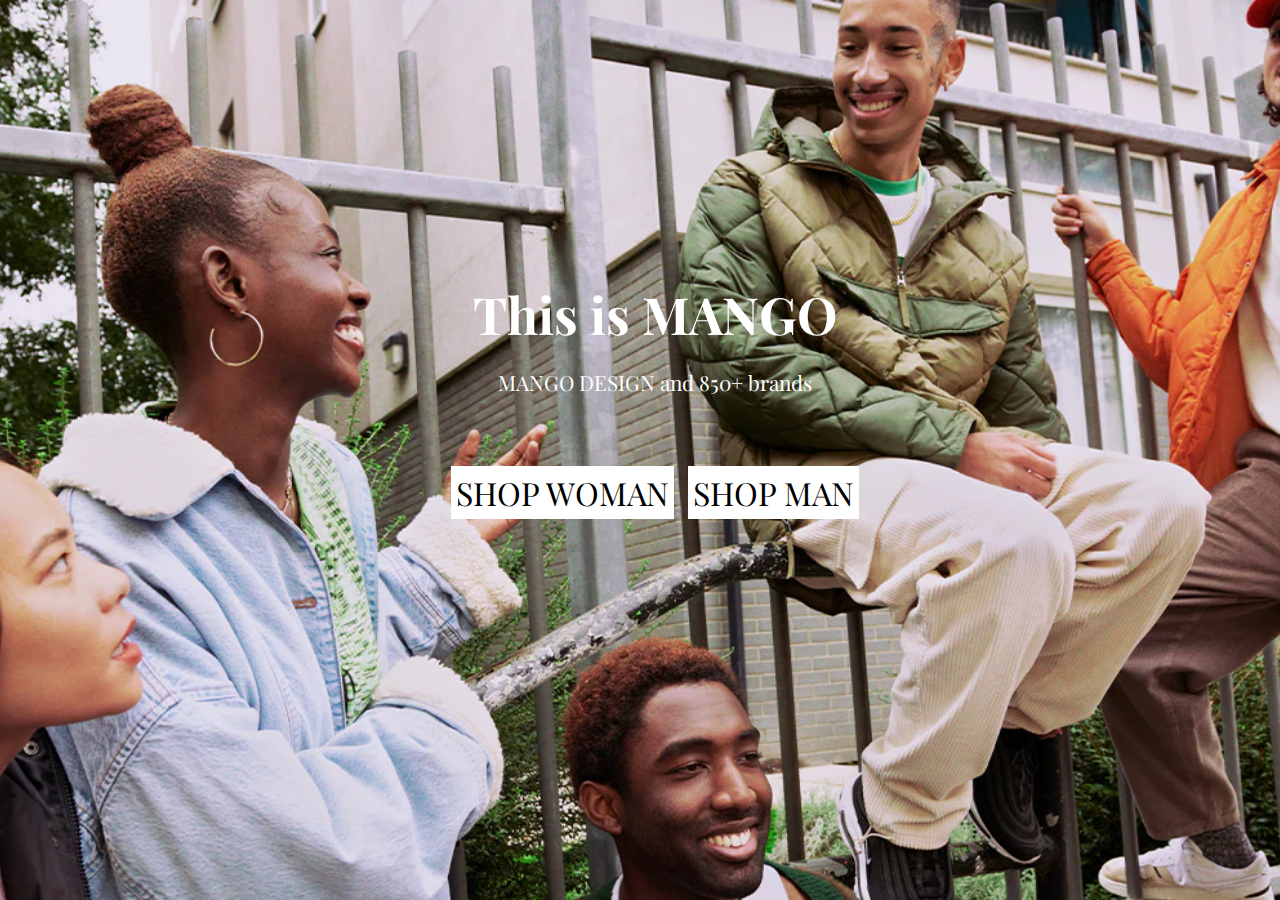
<file: index.html>
<!DOCTYPE html>
<html lang="en">

<head>
    <meta charset="UTF-8">
    <meta http-equiv="X-UA-Compatible" content="IE=edge">
    <meta name="viewport" content="width=device-width, initial-scale=1.0">
    <title>Mango</title>
    <!-- fonts -->
    <link rel="preconnect" href="https://fonts.googleapis.com">
    <link rel="preconnect" href="https://fonts.gstatic.com" crossorigin>
    <link href="https://fonts.googleapis.com/css2?family=Playfair+Display:wght@400;500;600;700;800;900&display=swap"
        rel="stylesheet">

    <!-- font awesome -->
    <link rel="stylesheet" href="https://pro.fontawesome.com/releases/v5.10.0/css/all.css"
        integrity="sha384-AYmEC3Yw5cVb3ZcuHtOA93w35dYTsvhLPVnYs9eStHfGJvOvKxVfELGroGkvsg+p" crossorigin="anonymous" />

    <!-- icon -->
    <link rel="shortcut icon" href="./img/icon/m_4457.ico" type="image/x-icon">

    <!-- css -->
    <link rel="stylesheet" href="./css/index.css">
    <link rel="stylesheet" href="./css/main.css">
</head>

<body>
    <div class="info">
        <h2>This is MANGO</h2>
        <p>MANGO DESIGN and 850+ brands</p>
        <div class="info__btn">
            <button><a href="./woman.html">shop woman</a></button>
            <button><a href="./man.html">shop man</a></button>
        </div>

    </div>
</body>

</html>
</file>
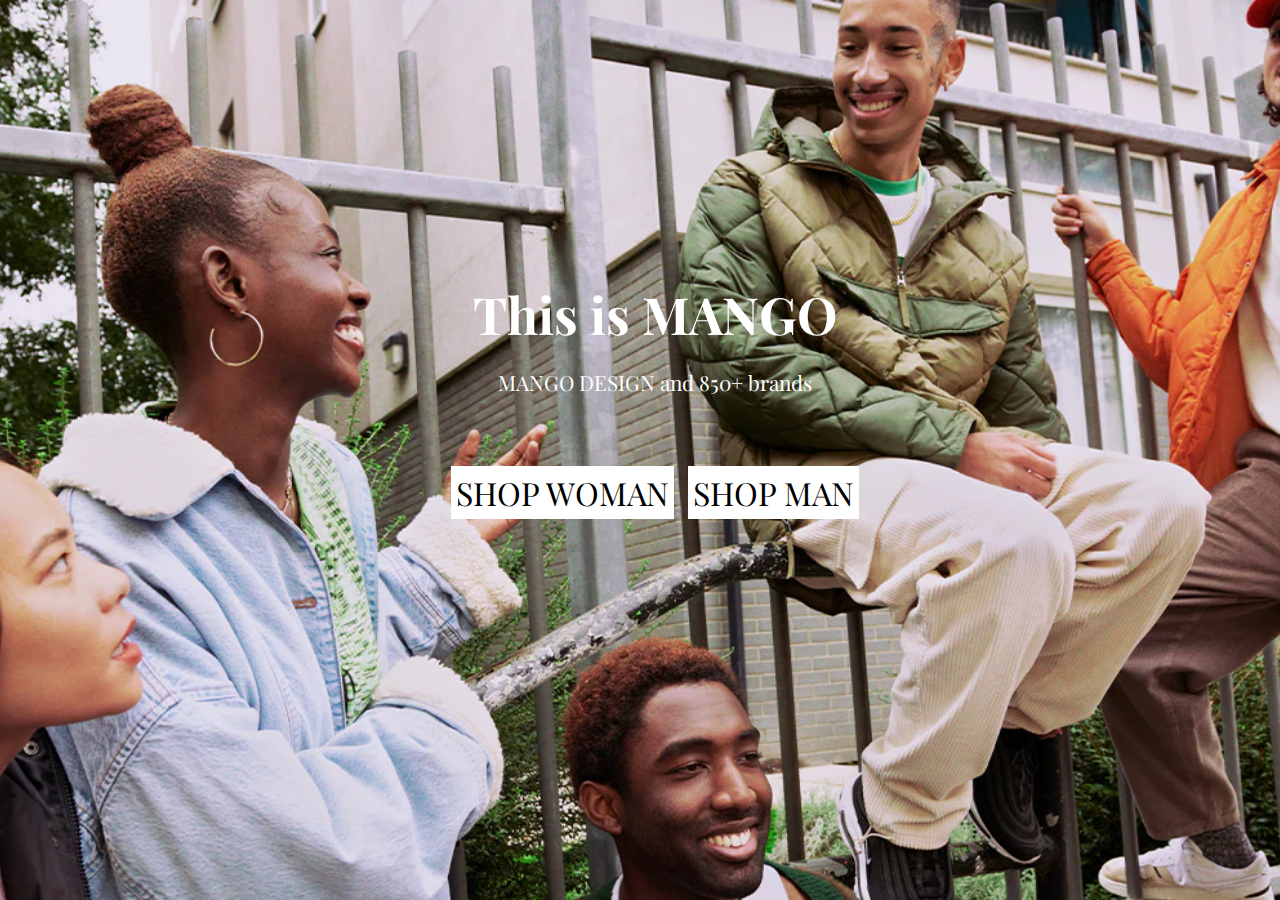
<file: main.html>
<!DOCTYPE html>
<html lang="en">

<head>
    <meta charset="UTF-8">
    <meta http-equiv="X-UA-Compatible" content="IE=edge">
    <meta name="viewport" content="width=device-width, initial-scale=1.0">
    <title>Mango</title>
    <!-- fonts -->
    <link rel="preconnect" href="https://fonts.googleapis.com">
    <link rel="preconnect" href="https://fonts.gstatic.com" crossorigin>
    <link href="https://fonts.googleapis.com/css2?family=Playfair+Display:wght@400;500;600;700;800;900&display=swap"
        rel="stylesheet">

    <!-- font awesome -->
    <link rel="stylesheet" href="https://pro.fontawesome.com/releases/v5.10.0/css/all.css"
        integrity="sha384-AYmEC3Yw5cVb3ZcuHtOA93w35dYTsvhLPVnYs9eStHfGJvOvKxVfELGroGkvsg+p" crossorigin="anonymous" />

    <!-- icon -->
    <link rel="shortcut icon" href="./img/icon/m_4457.ico" type="image/x-icon">

    <!-- css -->
    <link rel="stylesheet" href="./css/index.css">
    <link rel="stylesheet" href="./css/main.css">
</head>

<body>
    <div class="info">
        <h2>This is MANGO</h2>
        <p>MANGO DESIGN and 850+ brands</p>
        <div class="info__btn">
            <button><a href="./index.html">shop woman</a></button>
            <button><a href="#">shop man</a></button>
        </div>

    </div>
</body>

</html>
</file>
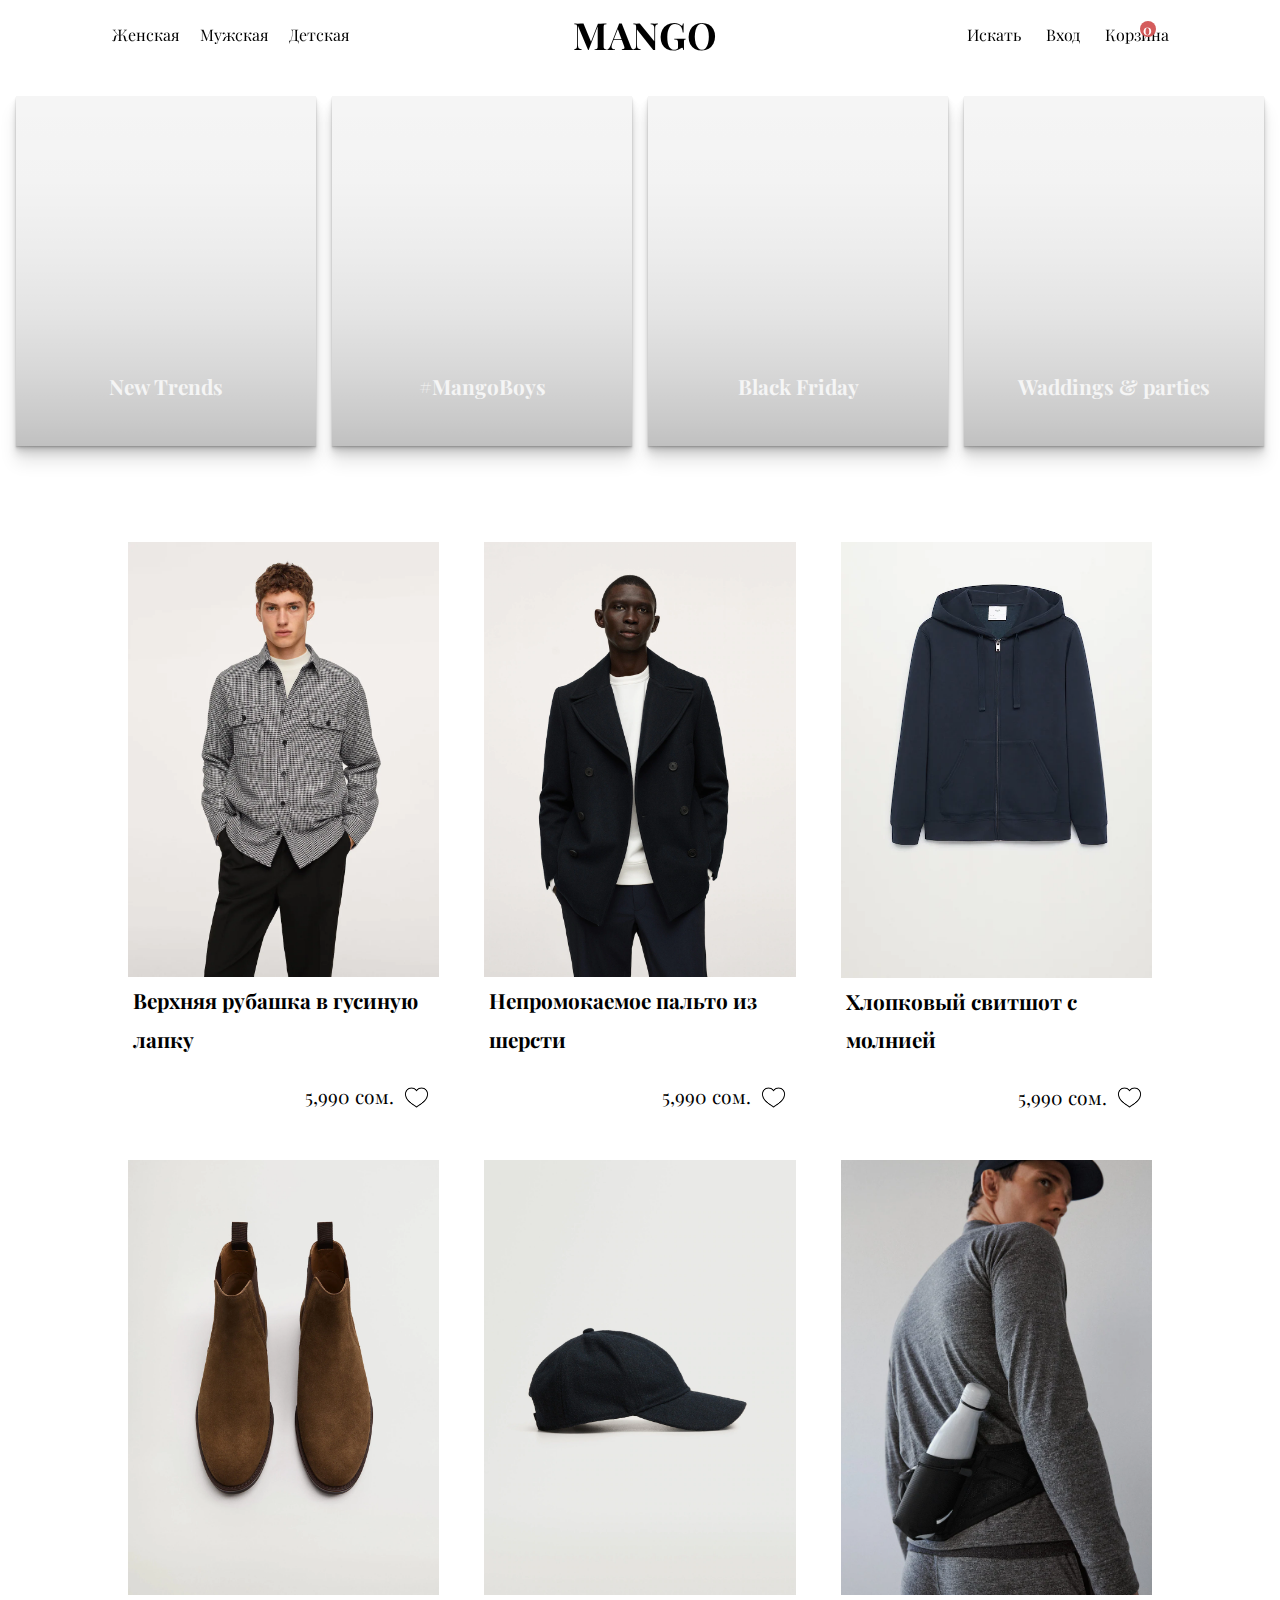
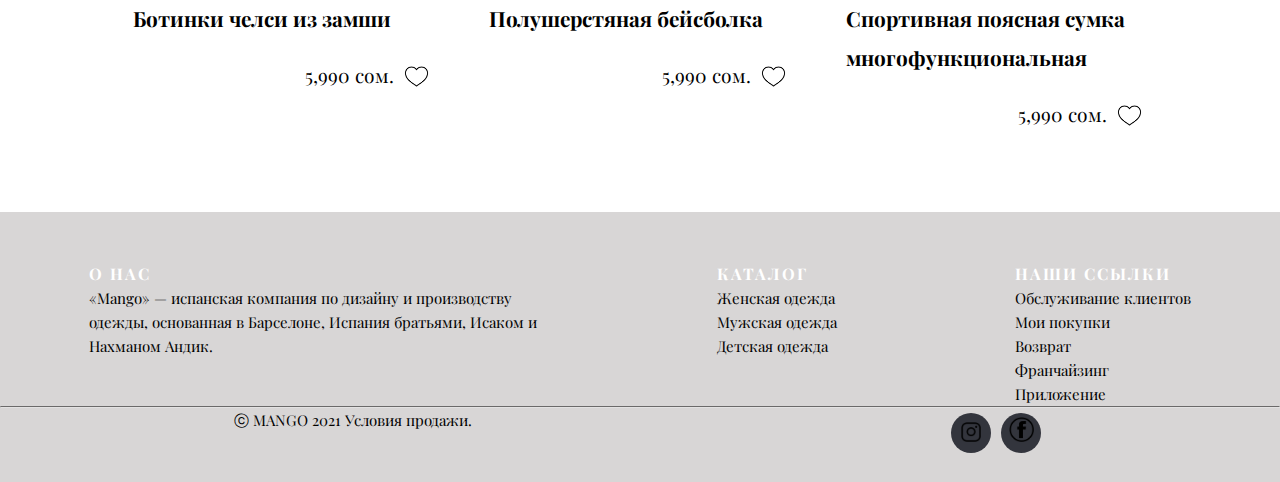
<file: man.html>
<!DOCTYPE html>
<html lang="en">

<head>
    <meta charset="UTF-8">
    <meta http-equiv="X-UA-Compatible" content="IE=edge">
    <meta name="viewport" content="width=device-width, initial-scale=1.0">
    <title>Mango</title>

    <!-- fonts -->
    <link rel="preconnect" href="https://fonts.googleapis.com">
    <link rel="preconnect" href="https://fonts.gstatic.com" crossorigin>
    <link href="https://fonts.googleapis.com/css2?family=Playfair+Display:wght@400;500;600;700;800;900&display=swap"
        rel="stylesheet">

    <!-- font awesome -->
    <link rel="stylesheet" href="https://pro.fontawesome.com/releases/v5.10.0/css/all.css"
        integrity="sha384-AYmEC3Yw5cVb3ZcuHtOA93w35dYTsvhLPVnYs9eStHfGJvOvKxVfELGroGkvsg+p" crossorigin="anonymous" />

    <!-- icon -->
    <link rel="shortcut icon" href="./img/icon/m_4457.ico" type="image/x-icon">

    <!-- css -->
    <link rel="stylesheet" href="https://cdnjs.cloudflare.com/ajax/libs/animate.css/4.1.1/animate.min.css" />
    <link rel="stylesheet" href="./css/index.css">

</head>

<body>
    <!-- components -->
    <div>
        <div class="header">
            <div class="header__menu">
                <div class="menu" onclick="headerPage.handleMenuOpenPage(this)">
                    <span></span>
                </div>
                <nav class="menu__body">
                    <ul class="menu__list">
                        <li><a href="./woman.html">Женская</a></li>
                        <li><a href="./man.html">Мужская</a></li>
                        <li>Детская</li>
                    </ul>
                </nav>
            </div>
            <div id="header"></div>
        </div>
        <div id="signIn"></div>
        <div id="bag"></div>
        <div id="search"></div>
        <div id="slides"></div>
        <div id="products"  ></div>
        <div id="footer"></div>
    </div>

    <!-- constants and utils -->
    <script src="./constants/catalog.js"></script>
    <script src="./constants/root.js"></script>
    <script src="./utils/localStorageUtils.js"></script>

    <!-- header -->
    <script src="./components/header/header.js"></script>
    <link rel="stylesheet" href="./components/header/header.css">


    <!-- search -->
    <script src="./components/search/search.js"></script>
    <link rel="stylesheet" href="./components/search/search.css">

    <!-- bag -->
    <script src="./components/bag/bag.js"></script>
    <link rel="stylesheet" href="./components/bag/bag.css">

    <!-- slides -->
    <script src="./components/slides/slidesman.js"></script>
    <link rel="stylesheet" href="./components/slides/slidesMan.css">
    <!-- products -->
    <script src="./components/products/productsMan.js"></script>
    <link rel="stylesheet" href="./components/products/products.css">
    <!-- footer -->
    <script src="./components/footer/footer.js"></script>
    <link rel="stylesheet" href="./components/footer/footer.css">
    
    <script src="./index.js"></script>
</body>

</html>
</file>
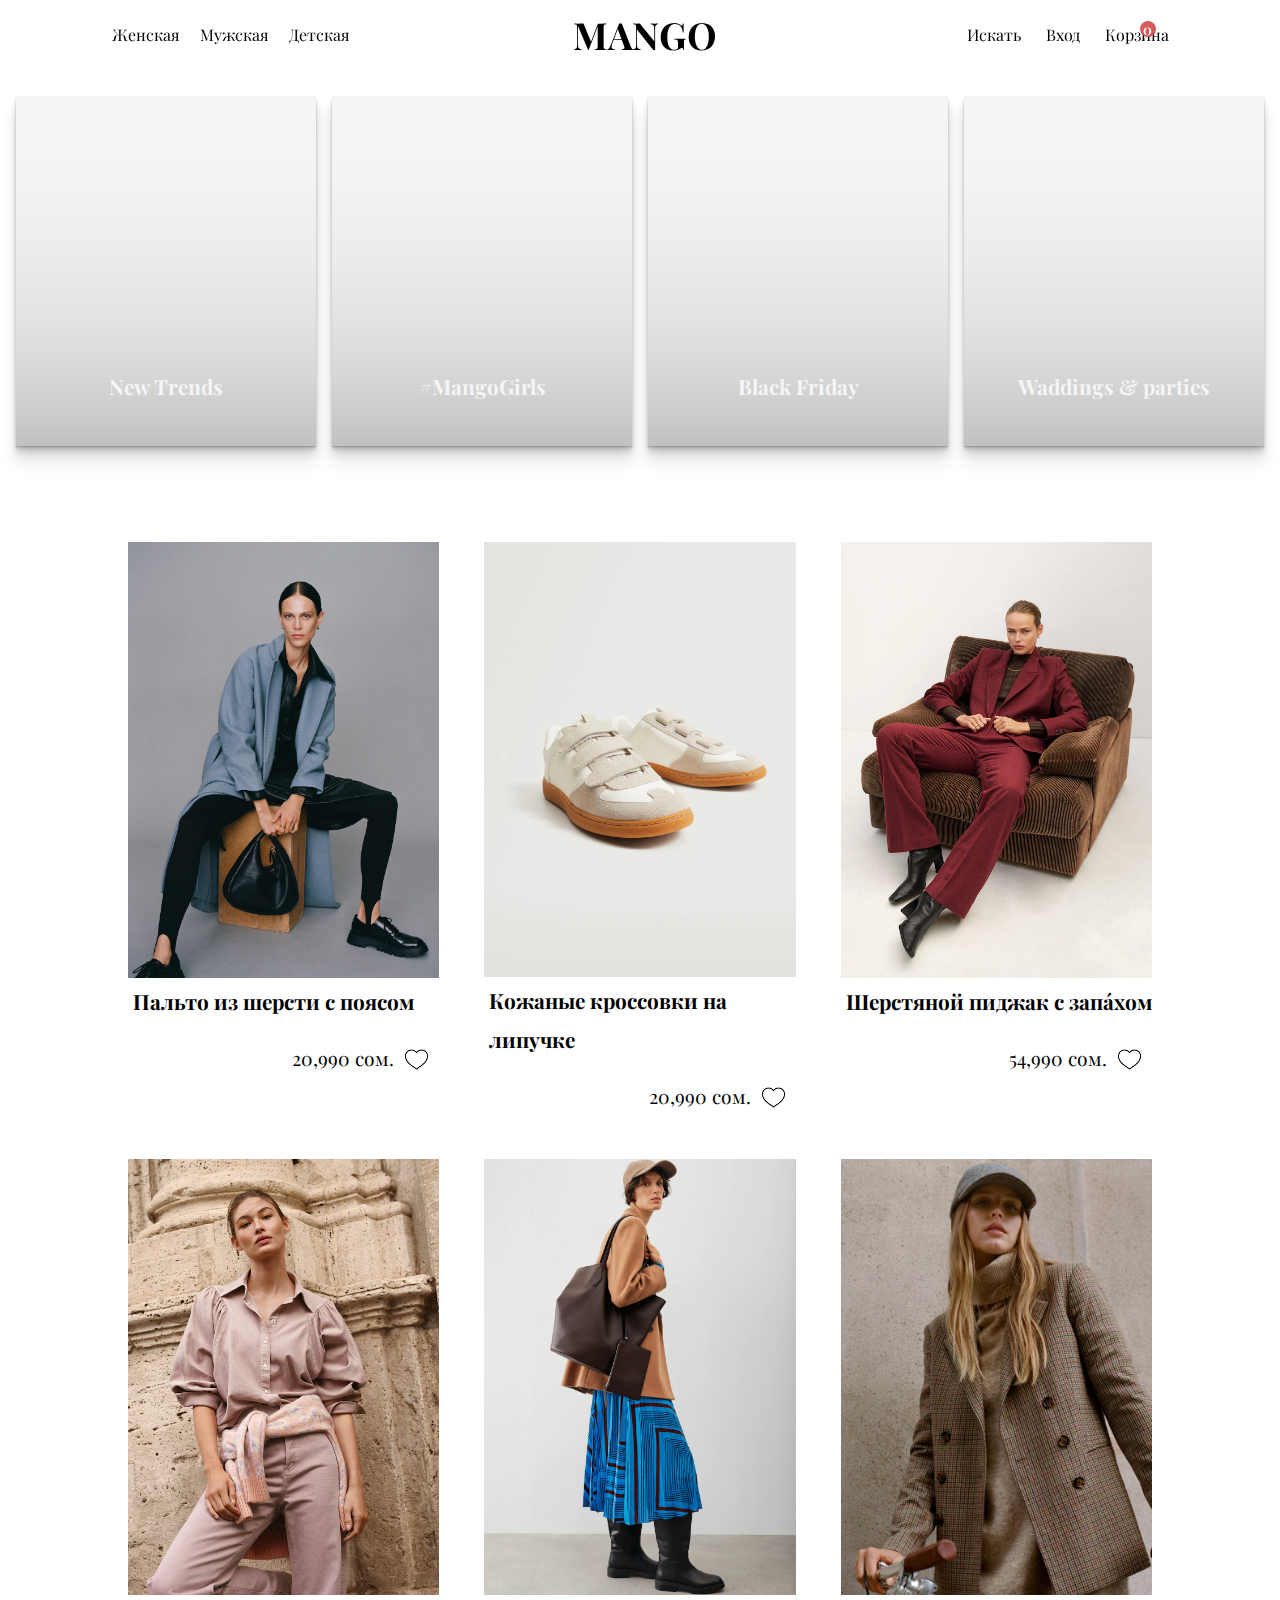
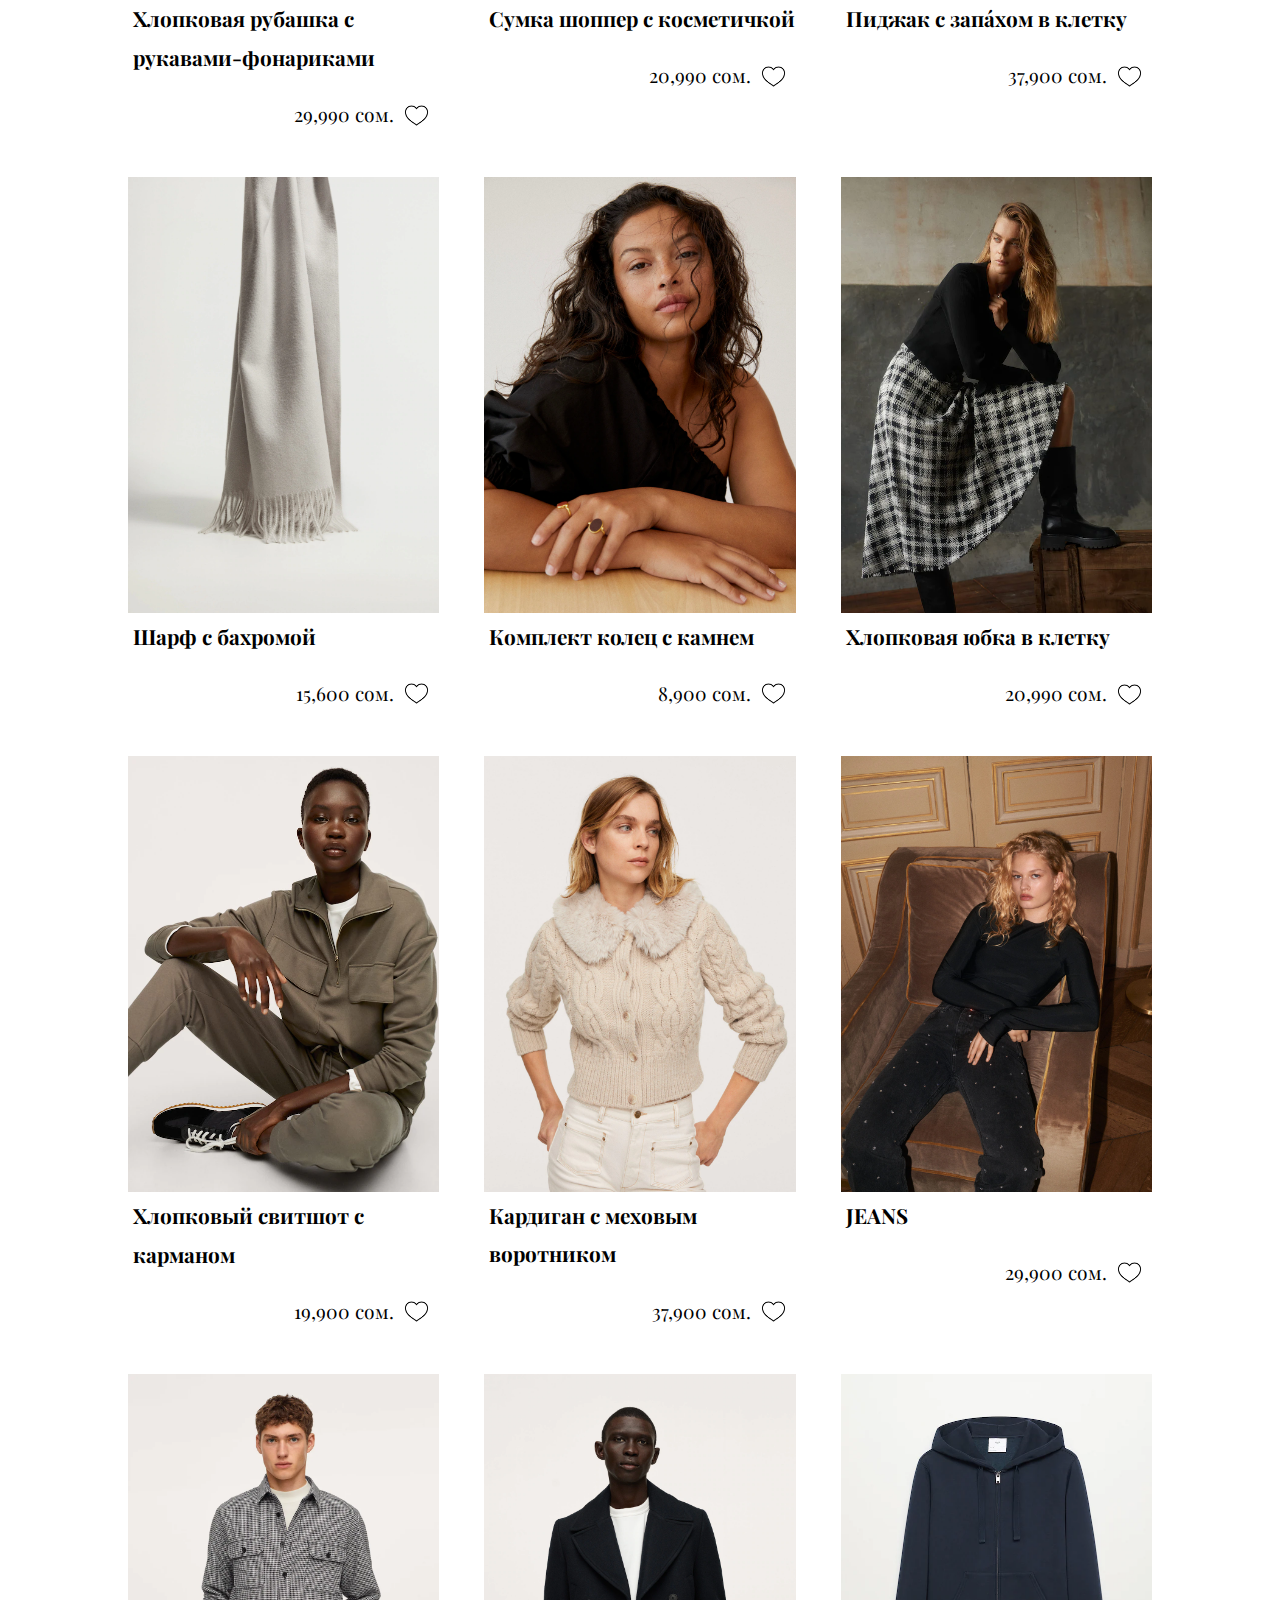
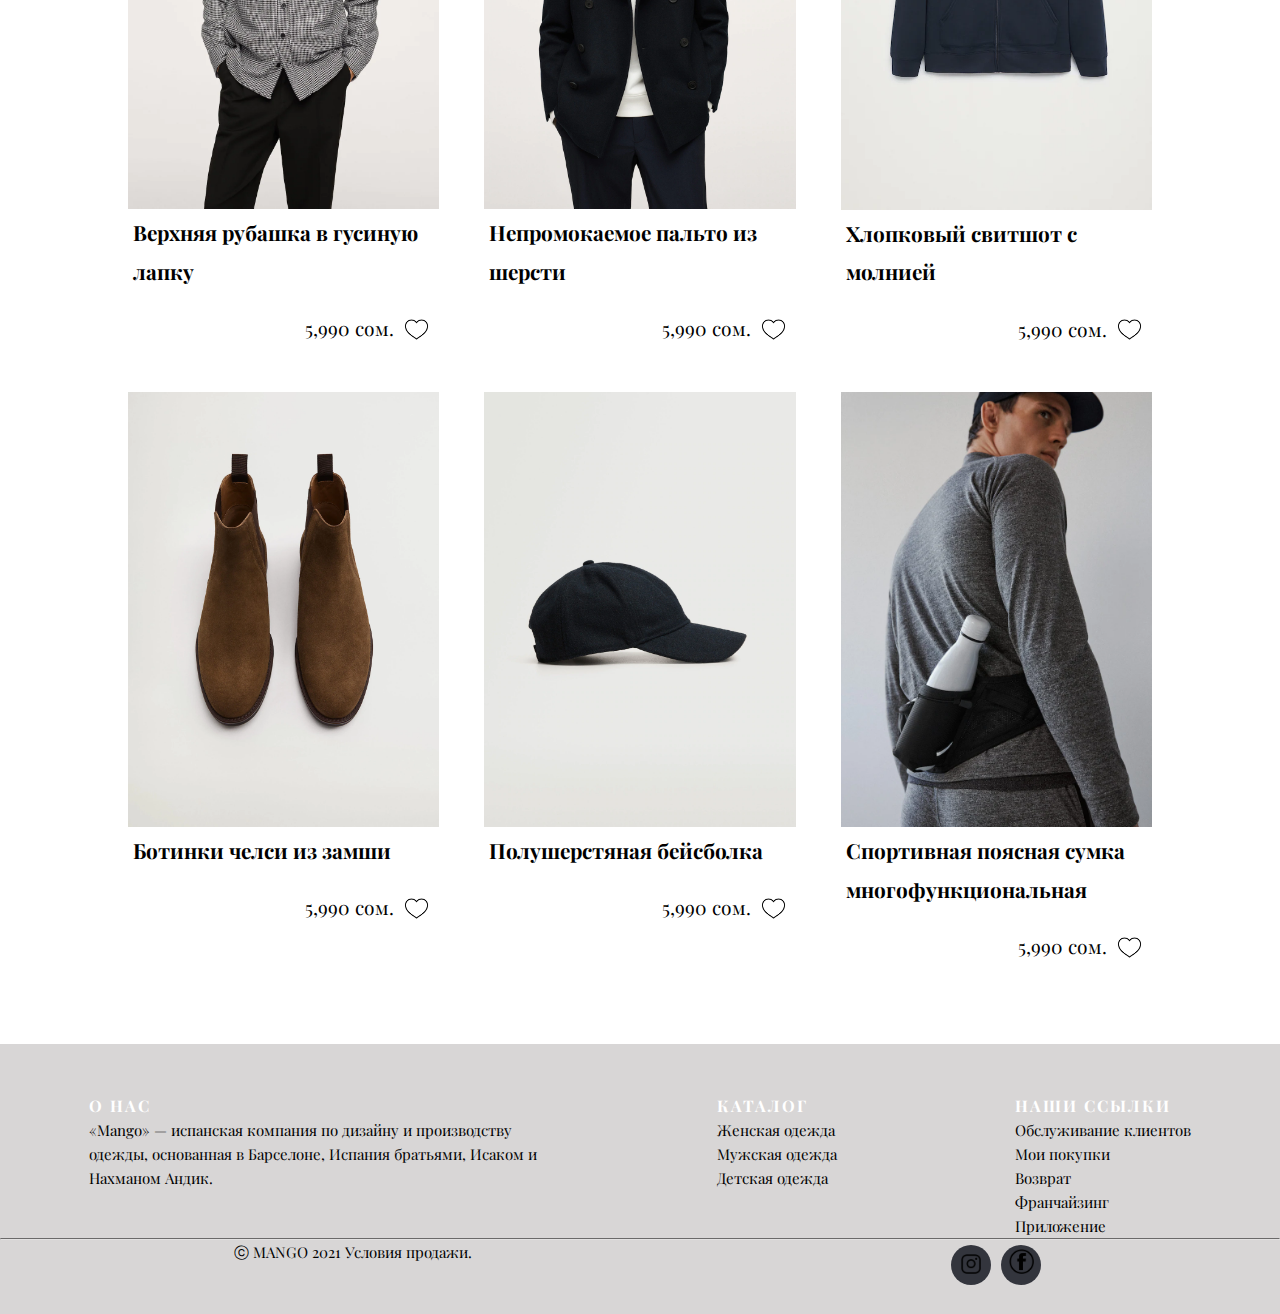
<file: woman.html>
<!DOCTYPE html>
<html lang="en">

<head>
    <meta charset="UTF-8">
    <meta http-equiv="X-UA-Compatible" content="IE=edge">
    <meta name="viewport" content="width=device-width, initial-scale=1.0">
    <title>Mango</title>

    <!-- fonts -->
    <link rel="preconnect" href="https://fonts.googleapis.com">
    <link rel="preconnect" href="https://fonts.gstatic.com" crossorigin>
    <link href="https://fonts.googleapis.com/css2?family=Playfair+Display:wght@400;500;600;700;800;900&display=swap"
        rel="stylesheet">

    <!-- font awesome -->
    <link rel="stylesheet" href="https://pro.fontawesome.com/releases/v5.10.0/css/all.css"
        integrity="sha384-AYmEC3Yw5cVb3ZcuHtOA93w35dYTsvhLPVnYs9eStHfGJvOvKxVfELGroGkvsg+p" crossorigin="anonymous" />

    <!-- icon -->
    <link rel="shortcut icon" href="./img/icon/m_4457.ico" type="image/x-icon">

    <!-- css -->
    <link rel="stylesheet" href="./css/index.css">

</head>

<body>
    <!-- components -->
    <div>
        <div class="header">
            <div class="header__menu">
                <div class="menu" onclick="headerPage.handleMenuOpenPage(this)">
                    <span></span>
                </div>
                <nav class="menu__body">
                    <ul class="menu__list">
                        <li><a href="./woman.html">Женская</a></li>
                        <li><a href="./man.html">Мужская</a></li>
                        <li>Детская</li>
                    </ul>
                </nav>
            </div>

            <div id="header"></div>
        </div>

        <div id="signIn"></div>
        <div id="bag"></div>
        <div id="search"></div>
        <div id="slides"></div>

        <div id="products"></div>
        <div id="footer"></div>
    </div>

    <!-- constants and utils -->
    <script src="./constants/catalog.js"></script>
    <script src="./constants/root.js"></script>
    <script src="./utils/localStorageUtils.js"></script>

    <!-- header -->
    <script src="./components/header/header.js"></script>
    <link rel="stylesheet" href="./components/header/header.css">


    <!-- search -->
    <script src="./components/search/search.js"></script>
    <link rel="stylesheet" href="./components/search/search.css">

    <!-- bag -->
    <script src="./components/bag/bag.js"></script>
    <link rel="stylesheet" href="./components/bag/bag.css">

    <!-- slides -->
    <script src="./components/slides/slides.js"></script>
    <link rel="stylesheet" href="./components/slides/slides.css">
    <!-- products -->
    <script src="./components/products/products.js"></script>
    <link rel="stylesheet" href="./components/products/products.css">
    <!-- footer -->
    <script src="./components/footer/footer.js"></script>
    <link rel="stylesheet" href="./components/footer/footer.css">

    <script src="./index.js"></script>
</body>

</html>
</file>
<file: css/index.css>
:root {
    /* fonts */
    --main-font : 'Playfair Display', serif;

    /* background */
    --main-background: #ffffff;

    /* color-text */
    --color-white: #fff;
    --color-black: #000;
}

*{
    margin: 0;
    padding: 0;
    box-sizing: border-box;
    text-decoration: none;
    list-style: none;
    outline: none;
    font-family: var(--main-font);
}
body {
    background: var(--main-background);
}

.container {
    max-width: 1440px;
    width: 100%;
    margin: 0 auto;
}
.header {
    top: 0;
    margin: 0 auto;
    padding: 10px 0;
    max-width: 2560px;
    width: 100%;
    display: flex;
    justify-content: space-around;
    position: fixed;
    z-index: 10000;
}
.header__menu {
    display: flex;
    text-align: center;
    align-items: center;
}
#header {
    display: flex;
    justify-content: space-between;
}
 
.header.active {
    background: rgb(216, 214, 214);
    top: 0;
}
</file>
<file: css/main.css>
body {
    overflow-x: hidden;
    background-image: url(../img/mainimg/zhangzui-CWyGHLQOV9k-unsplash.jpg);
    width: 100vw;
    height: 100vh;
    background-position: center;
    background-repeat: no-repeat;
    background-size: cover;
    color: var(--color-white);
    outline: none;
    text-decoration: none;
}

.info {
    top: 40%;
    left: 35%;
    position: absolute;
    margin: -125px 0 0 -125px;
    display: flex;
    justify-content: center;
    align-items: center;
    flex-direction: column;
    
}
.info a{
    text-decoration: none;
    color: var(--color-black);
}

.info h2 {
    font-size: 3.2rem;
}

.info p {
    padding-top: 20px;
    font-size: 1.3rem;
}

.info__btn {
    display: flex;
    flex-direction: column;
}

.info button {
    color: var(--color-black);
    background: var(--main-background);
    margin-top: 70px;
    /* margin-right: 10px; */
    font-size: 2rem;
    text-transform: uppercase;
    border: none;
    outline: none;
    cursor: pointer;
    padding: 5px 5px;
}

.info button:last-child {
    margin-top: 30px;
}

.info button:hover {
    background: rgb(206, 206, 206);
    transition: 0.8s ease-in-out;
}

@media all and (min-width: 768px) {
    body {
        background-image: url(../img/mainimg/microsoftteams-image-\(10\).webp);
    }
    .info {
        top: 45%;
        left: 45%;
    }
}

@media all and (min-width: 1024px) {
    .info__btn {
        display: block;
    }
    .info button {
        margin-right: 10px;
    }
    .info button:last-child {
        margin-right: 0;
    }
}
</file>
<file: components/header/header.css>
.header__container {
    display: flex;
    justify-content: space-between !important;
    align-items: center;
}

a {
    outline: none;
    color: var(--color-black);
}

.logo {
    font-size: 1.5rem;
    cursor: pointer;
    margin-right: 470px ;
}

.search {
    display: none;
}

.icons {
    display: flex;
}

.icons div {
    margin-left: 25px;
    cursor: pointer;
}

.icons div:first-child {
    margin-left: 0;
}

.icons p {
    display: flex;
    justify-content: center;
}

.bag {
    position: relative;
}

.basket-radius {
    width: 15px;
    height: 15px;
    background: #d25353f1;
    border-radius: 100%;
    position: absolute;
    top: -3px;
    right: 13px;
    display: flex;
    align-items: center;
    justify-content: center;
    padding: 8px;
    color: var(--color-white);
    font-size: 14px;
    font-weight: 600;
    cursor: pointer;
}

@media all and (min-width: 769px) {
    .menu__list {
        display: block;
        display: flex;
    }
    .menu__list li {
        margin-left: 20px;
        cursor: pointer;
    }
    .menu__list li:first-child {
        margin-left: 0;
    }
    .menu {
        display: none;
    }
    .logo {
        font-size: 2rem;
        margin-right: 250px;
    }
    .search {
        display: block;
    }
}

@media all and (max-width: 769px) {
    .logo{
        margin-right: 60px;
    }
    .menu {
        z-index: 5;
        display: block;
        position: relative;
        width: 30px;
        height: 18px;
        cursor: pointer;
    }
    .menu span, .menu::before, .menu::after {
        left: 0;
        position: absolute;
        height: 10%;
        width: 100%;
        transition: all 0.3s ease 0s;
        background-color: #000;
    }
    .menu::before, .menu::after {
        content: "";
    }
    .menu::before {
        top: 0;
    }
    .menu::after {
        bottom: 0;
    }
    .menu span {
        top: 50%;
        transform: scale(1) translate(0px, -50%);
    }
    .menu__body {
        border-top: 1px solid #000;
        position: fixed;
        top: 56px;
        left: -100%;
        width: 100%;
        height: 100%;
        background: rgba(255, 255, 255, 0.815);
        padding: 30px 30px 30px 30px;
        transition: left 0.3s ease 0s;
        overflow: auto;
    }
    .menu__body._active {
        left: 0;
    }
    .menu._active span {
        visibility: hidden;
        transform: scale() translate(0px, -50%);
    }
    .menu._active::before {
        top: 45%;
        transform: rotate(-45deg) translate(0px, -50%);
    }
    .menu._active::after {
        bottom: 45%;
        transform: rotate(45deg) translate(0px, -50%);
    }
    .menu__list li {
        font-size: 1.5rem;
        margin: 0px 0px 30px 0px;
    }
    .menu__list li:last-child {
        margin-bottom: 0;
    }
}
</file>
<file: components/search/search.css>
.search input {
    max-width: 300px;
    width: 100%;
    background: var(--main-background);
    position: fixed;
    top: 8%;
    left: 60%;
    padding: 7px 15px;
    border-radius: 50px;
    border: 1px solid rgb(146, 146, 146);
    font-size: 1.2rem;
    font-family: var(--main-font);
    z-index: 1000;
    cursor: pointer;
}
.search input:hover {
    background: rgb(231, 231, 231);
    transition: 1s ease-in-out;
}
.search input:hover::placeholder {
    color: var(--color-black);
    transition: 1s ease-in-out;
}
.mmm img {
    position: fixed;
    top: 8%;
    left: 81%;
}

@media all and (max-width: 1024px) {
    .search input {
        top: 9%;
    }
    .mmm img {
        left: 90%;
    }

}

@media all and (max-width: 800px) {
    .mmm img {
        left: 88%;
        top: 11%;
    }
    .search input {
        top: 12%;
        left: 50%;
    }
}
</file>
<file: components/bag/bag.css>
.shopping__container {
    width: 40%;
    height: 60vh;
    position: fixed;
    top: 40%;
    left: 75%;
    transform: translate(-50%,-50%);
    margin: auto;
    padding: 30px;
    background: var(--main-background);
    /* border-radius: 10px; */
    border: 0.1px solid rgb(138, 138, 138);
    z-index: 1000;
    overflow: auto;
}
.shopping__top span {
 font-size: 1.5rem;
}
.shopping__close {
    position: absolute;
    right: 28px;
    top: 23px;
    cursor: pointer;
}
.shopping__element--img img{
    width: 65%;
}
.shopping__element--name{
    color: #494a4d;
    font-style: 22px;
    font-weight: bold;
    padding: 20px;
}

.shopping__element--price{
    color: #494a4d;
    font-style: 22px;
    font-weight: bold;
    padding: 20px;
}
.shopping__button{
    padding-top: 10px;
    display: flex;
    justify-content: center;
}
.shopping__button button {
    max-width: 200px;
    width: 100%;
    outline: none;
    border: 1px solid var(--color-black);
    background: var(--main-background);
    padding: 10px 10px;
    margin-right: 10px;
    transition: 2s ease-in-out ;
}

.shopping__button button:hover {
    background: rgb(209, 206, 206);
   
}
.shopping__button a {
    outline: none;
    color: var(--color-black);
    font-size: 1.1rem;
}


@media all and (max-width: 769px) {
    .shopping__container{
        width: 50%;
        height: 70vh;
        top: 46%;
        left: 70%;
    }
    
}

@media all and (max-width: 500px) {
    .shopping__container{
        width: 100%;
        height: 90vh;
        top: 54%;
        left: 50%;
    }
}

@media all and (max-width: 1024) {
    .shopping__container{
        width: 70%;
        height: 70vh;
        top: 48%;
        left: 700%;
    }
}
</file>
<file: components/slides/slidesMan.css>
:root {
  --d: 700ms;
  --e: cubic-bezier(0.19, 1, 0.22, 1);
}

.page-content {
  display: grid;
  grid-gap: 1rem;
  padding: 1rem;
  max-width: 1440px;
  margin: 80px auto;
  font-family: var(--main-fonts);
}
@media (min-width: 600px) {
  .page-content {
    grid-template-columns: repeat(2, 1fr);
  }
}
@media (min-width: 800px) {
  .page-content {
    grid-template-columns: repeat(4, 1fr);
  }
}

.card {
  position: relative;
  display: flex;
  align-items: flex-end;
  overflow: hidden;
  padding: 1rem;
  width: 100%;
  text-align: center;
  color: whitesmoke;
  background-color: whitesmoke;
  box-shadow: 0 1px 1px rgba(0, 0, 0, 0.1), 0 2px 2px rgba(0, 0, 0, 0.1), 0 4px 4px rgba(0, 0, 0, 0.1), 0 8px 8px rgba(0, 0, 0, 0.1), 0 16px 16px rgba(0, 0, 0, 0.1);
}
@media (min-width: 600px) {
  .card {
    height: 350px;
  }
}
.card:before {
  content: "";
  position: absolute;
  top: 0;
  left: 0;
  width: 100%;
  height: 110%;
  background-size: cover;
  background-position: 0 0;
  transition: transform calc(var(--d) * 1.5) var(--e);
  pointer-events: none;
}
.card:after {
  content: "";
  display: block;
  position: absolute;
  top: 0;
  left: 0;
  width: 100%;
  height: 200%;
  pointer-events: none;
  background-image: linear-gradient(to bottom, rgba(0, 0, 0, 0) 0%, rgba(0, 0, 0, 0.009) 11.7%, rgba(0, 0, 0, 0.034) 22.1%, rgba(0, 0, 0, 0.072) 31.2%, rgba(0, 0, 0, 0.123) 39.4%, rgba(0, 0, 0, 0.182) 46.6%, rgba(0, 0, 0, 0.249) 53.1%, rgba(0, 0, 0, 0.32) 58.9%, rgba(0, 0, 0, 0.394) 64.3%, rgba(0, 0, 0, 0.468) 69.3%, rgba(0, 0, 0, 0.54) 74.1%, rgba(0, 0, 0, 0.607) 78.8%, rgba(0, 0, 0, 0.668) 83.6%, rgba(0, 0, 0, 0.721) 88.7%, rgba(0, 0, 0, 0.762) 94.1%, rgba(0, 0, 0, 0.79) 100%);
  transform: translateY(-50%);
  transition: transform calc(var(--d) * 2) var(--e);
}
.card:nth-child(1):before {
  background-image: url(https://st.mngbcn.com/rcs/pics/static/T1/fotos/S20/17097714_99_D5.jpg?ts=1635498338057&imwidth=502&imdensity=2);
}
.card:nth-child(2):before {
  background-image: url(https://st.mngbcn.com/rcs/pics/static/T1/fotos/S20/17024753_56_R.jpg?ts=1628509753468&imwidth=502&imdensity=2);
}
.card:nth-child(3):before {
  background-image: url(https://st.mngbcn.com/rcs/pics/static/T1/fotos/outfit/S20/17054048_02-99999999_01.jpg?ts=1628254186848&imwidth=502&imdensity=2);
}
.card:nth-child(4):before {
  background-image: url(https://st.mngbcn.com/rcs/pics/static/T1/fotos/S20/17037717_56_D5.jpg?ts=1634540207857&imwidth=247&imdensity=2);
}

.content {
  position: relative;
  display: flex;
  flex-direction: column;
  align-items: center;
  width: 100%;
  padding: 1rem;
  transition: transform var(--d) var(--e);
  z-index: 1;
}
.content > * + * {
  margin-top: 1rem;
}

.title {
  font-size: 1.3rem;
  font-weight: bold;
  line-height: 1.2;
}

.copy {
  font-family: var(--main-fonts);
  font-size: 1.125rem;
  line-height: 1.35;
}

.btn {
  cursor: pointer;
  margin-top: 1.5rem;
  padding: 0.75rem 1.5rem;
  font-size: 0.65rem;
  font-weight: bold;
  letter-spacing: 0.025rem;
  text-transform: uppercase;
  color: white;
  background-color: black;
  border: none;
}
.btn:hover {
  background-color: #0d0d0d;
}
.btn:focus {
  outline: 1px dashed yellow;
  outline-offset: 3px;
}

@media (hover: hover) and (min-width: 600px) {
  .card:after {
    transform: translateY(0);
  }

  .content {
    transform: translateY(calc(100% - 4.5rem));
  }
  .content > *:not(.title) {
    opacity: 0;
    transform: translateY(1rem);
    transition: transform var(--d) var(--e), opacity var(--d) var(--e);
  }

  .card:hover,
.card:focus-within {
    align-items: center;
  }
  .card:hover:before,
.card:focus-within:before {
    transform: translateY(-4%);
  }
  .card:hover:after,
.card:focus-within:after {
    transform: translateY(-50%);
  }
  .card:hover .content,
.card:focus-within .content {
    transform: translateY(0);
  }
  .card:hover .content > *:not(.title),
.card:focus-within .content > *:not(.title) {
    opacity: 1;
    transform: translateY(0);
    transition-delay: calc(var(--d) / 8);
  }

  .card:focus-within:before, .card:focus-within:after,
.card:focus-within .content,
.card:focus-within .content > *:not(.title) {
    transition-duration: 0s;
  }
}
</file>
<file: components/products/products.css>
.products__container {
    display: grid;
    grid-template-columns: repeat(auto-fit, minmax(310px, 1fr));
    grid-gap: 45px;
    width: 80%;
    max-width: 1200px;
    margin: 80px auto;
}

.products__element {
    border-radius: 10px;
    background: var(--main-calatog-bg);
    padding-bottom: 5px;
    transition:  1s all ease-in-out;
}
.products__element:hover {
    transform: scale(1.03);
}

.products__element--img {
    position: relative;
    width: 100%;
    object-fit: contain; 
}

.products__element--name {
    font-family: var(--main-fonts-hind);
    color: var(--color-main-text);
    font-size: 1.3em;
    font-weight: bold;
    line-height: 4.3vh;
    margin-bottom: 18.5pt;
    margin-left: 3.76pt;
}

.products__element--footer {
    display: flex;
    justify-content: flex-end;
    margin-right: 7.5pt;
    align-items: center;
}

.products__element--price {
    color: var(--color-main-text);
    font-weight: 400;
    padding-right: 7.5pt;
    font-size: 1.2rem;
}

.products__element--btn {
    color: var(--color-main-text);
    background: var(--main-btn-bg);
    outline: none;
    border: none;
    display: flex;
    cursor: pointer;
}
.products__element--btn img {
    width: 25px;
}
</file>
<file: components/footer/footer.css>
.row {
    justify-content: space-around;
    display: flex;
}
.section1{
    max-width: 450px;
    width: 100%;
}
.site-footer
{
  background-color:rgb(216, 214, 214);
  padding:45px 0 20px;
  font-size:15px;
  line-height:24px;
  color:#000;

  margin: 0 auto;
}
.site-footer hr
{
  border-top-color:#000;
  opacity:0.5
}
.site-footer hr.small
{
  margin:20px 0
}
.site-footer h6
{
  color:#fff;
  font-size:16px;
  text-transform:uppercase;
  margin-top:5px;
  letter-spacing:2px
}
.site-footer a
{
  color:#000;
}
.site-footer a:hover
{
  color: #eceeef;
  text-decoration:none;
}
.row {
    display: flex;
}
.footer-links
{
  padding-left:0;
  list-style:none
}
.footer-links li
{
  display:block
}
.footer-links a
{
  color: #000;
}
.footer-links a:active,.footer-links a:focus,.footer-links a:hover
{
  color: #eceeef;
  text-decoration:none;
}
.footer-links.inline li
{
  display:inline-block
}
.site-footer .social-icons
{
    padding: 5px;
  text-align:right;
  align-items:center;
}
.site-footer .social-icons a
{
    padding-top: 3px;
    align-items: center;
  width:40px;
  height:40px;
  line-height:40px;
  margin-left:6px;
  margin-right:0;
  border-radius:100%;
  background-color:#33353d

}
.copyright-text
{
  margin:0
}
@media (max-width:991px)
{

  .site-footer [class^=col-]
  {
    margin-bottom:30px
  }
}
@media (max-width:767px)
{
    .row {
        flex-direction: column;
        padding: 20px ;
    }
  .site-footer
  {
    padding-bottom:0
  }
  .site-footer .copyright-text,.site-footer .social-icons
  {
    text-align:center
  }
}
.social-icons
{
  padding-left:0;
  margin-bottom:0;
  list-style:none
}
.social-icons li
{
  display:inline-block;
  margin-bottom:4px
}
.social-icons li.title
{
  margin-right:15px;
  text-transform:uppercase;
  color:#96a2b2;
  font-weight:700;
  font-size:13px
}
.social-icons a{
  background-color:#eceeef;
  color:#000;
  font-size:16px;
  display:inline-block;
  line-height:44px;
  width:44px;
  height:44px;
  text-align:center;
  margin-right:8px;
  border-radius:100%;
  -webkit-transition:all .2s linear;
  -o-transition:all .2s linear;
  transition:all .2s linear
}
.social-icons a:active,.social-icons a:focus,.social-icons a:hover
{
  color:#fff;
  background-color: #eceeef
}
.social-icons.size-sm a
{
  line-height:34px;
  height:34px;
  width:34px;
  font-size:14px
}
.social-icons a.facebook:hover
{
  background-color:#eceeef
}
.social-icons a.twitter:hover
{
  background-color:#eceeef
}
@media (max-width:767px)
{
  .social-icons li.title
  {
    display:block;
    margin-right:0;
    font-weight:600
  }
}
</file>
<file: components/slides/slides.css>
:root {
  --d: 700ms;
  --e: cubic-bezier(0.19, 1, 0.22, 1);
}

.page-content {
  display: grid;
  grid-gap: 1rem;
  padding: 1rem;
  max-width: 1440px;
  margin: 80px auto;
  font-family: var(--main-fonts);
}
@media (min-width: 600px) {
  .page-content {
    grid-template-columns: repeat(2, 1fr);
  }
}
@media (min-width: 800px) {
  .page-content {
    grid-template-columns: repeat(4, 1fr);
  }
}

.card {
  position: relative;
  display: flex;
  align-items: flex-end;
  overflow: hidden;
  padding: 1rem;
  width: 100%;
  text-align: center;
  color: whitesmoke;
  background-color: whitesmoke;
  box-shadow: 0 1px 1px rgba(0, 0, 0, 0.1), 0 2px 2px rgba(0, 0, 0, 0.1), 0 4px 4px rgba(0, 0, 0, 0.1), 0 8px 8px rgba(0, 0, 0, 0.1), 0 16px 16px rgba(0, 0, 0, 0.1);
}
@media (min-width: 600px) {
  .card {
    height: 350px;
  }
}
.card:before {
  content: "";
  position: absolute;
  top: 0;
  left: 0;
  width: 100%;
  height: 110%;
  background-size: cover;
  background-position: 0 0;
  transition: transform calc(var(--d) * 1.5) var(--e);
  pointer-events: none;
}
.card:after {
  content: "";
  display: block;
  position: absolute;
  top: 0;
  left: 0;
  width: 100%;
  height: 200%;
  pointer-events: none;
  background-image: linear-gradient(to bottom, rgba(0, 0, 0, 0) 0%, rgba(0, 0, 0, 0.009) 11.7%, rgba(0, 0, 0, 0.034) 22.1%, rgba(0, 0, 0, 0.072) 31.2%, rgba(0, 0, 0, 0.123) 39.4%, rgba(0, 0, 0, 0.182) 46.6%, rgba(0, 0, 0, 0.249) 53.1%, rgba(0, 0, 0, 0.32) 58.9%, rgba(0, 0, 0, 0.394) 64.3%, rgba(0, 0, 0, 0.468) 69.3%, rgba(0, 0, 0, 0.54) 74.1%, rgba(0, 0, 0, 0.607) 78.8%, rgba(0, 0, 0, 0.668) 83.6%, rgba(0, 0, 0, 0.721) 88.7%, rgba(0, 0, 0, 0.762) 94.1%, rgba(0, 0, 0, 0.79) 100%);
  transform: translateY(-50%);
  transition: transform calc(var(--d) * 2) var(--e);
}
.card:nth-child(1):before {
  background-image: url(https://st.mngbcn.com/rcs/pics/static/T1/fotos/outfit/S6/A2/17068253_99-99999999_01.jpg?ts=1637572821748&imwidth=1040&imdensity=2);
}
.card:nth-child(2):before {
  background-image: url(https://staticpages.mngbcn.com/mangogirls/images/298/img_3054_facetune_11-09-2021-20-07-02.jpg?imwidth=379&imdensity=1.25);
}
.card:nth-child(3):before {
  background-image: url(https://st.mngbcn.com/rcs/pics/static/T1/fotos/outfit/S20/17097723_06-99999999_01.jpg?ts=1633514734740&imwidth=502&imdensity=2);
}
.card:nth-child(4):before {
  background-image: url(https://st.mngbcn.com/rcs/pics/static/T1/fotos/S20/17059074_99_D7.jpg?ts=1636711573500&imwidth=247&imdensity=2);
}

.content {
  position: relative;
  display: flex;
  flex-direction: column;
  align-items: center;
  width: 100%;
  padding: 1rem;
  transition: transform var(--d) var(--e);
  z-index: 1;
}
.content > * + * {
  margin-top: 1rem;
}

.title {
  font-size: 1.3rem;
  font-weight: bold;
  line-height: 1.2;
}

.copy {
  font-family: var(--main-fonts);
  font-size: 1.125rem;
  line-height: 1.35;
}

.btn {
  cursor: pointer;
  margin-top: 1.5rem;
  padding: 0.75rem 1.5rem;
  font-size: 0.65rem;
  font-weight: bold;
  letter-spacing: 0.025rem;
  text-transform: uppercase;
  color: white;
  background-color: black;
  border: none;
}
.btn:hover {
  background-color: #0d0d0d;
}
.btn:focus {
  outline: 1px dashed yellow;
  outline-offset: 3px;
}

@media (hover: hover) and (min-width: 600px) {
  .card:after {
    transform: translateY(0);
  }

  .content {
    transform: translateY(calc(100% - 4.5rem));
  }
  .content > *:not(.title) {
    opacity: 0;
    transform: translateY(1rem);
    transition: transform var(--d) var(--e), opacity var(--d) var(--e);
  }

  .card:hover,
.card:focus-within {
    align-items: center;
  }
  .card:hover:before,
.card:focus-within:before {
    transform: translateY(-4%);
  }
  .card:hover:after,
.card:focus-within:after {
    transform: translateY(-50%);
  }
  .card:hover .content,
.card:focus-within .content {
    transform: translateY(0);
  }
  .card:hover .content > *:not(.title),
.card:focus-within .content > *:not(.title) {
    opacity: 1;
    transform: translateY(0);
    transition-delay: calc(var(--d) / 8);
  }

  .card:focus-within:before, .card:focus-within:after,
.card:focus-within .content,
.card:focus-within .content > *:not(.title) {
    transition-duration: 0s;
  }
}
</file>
